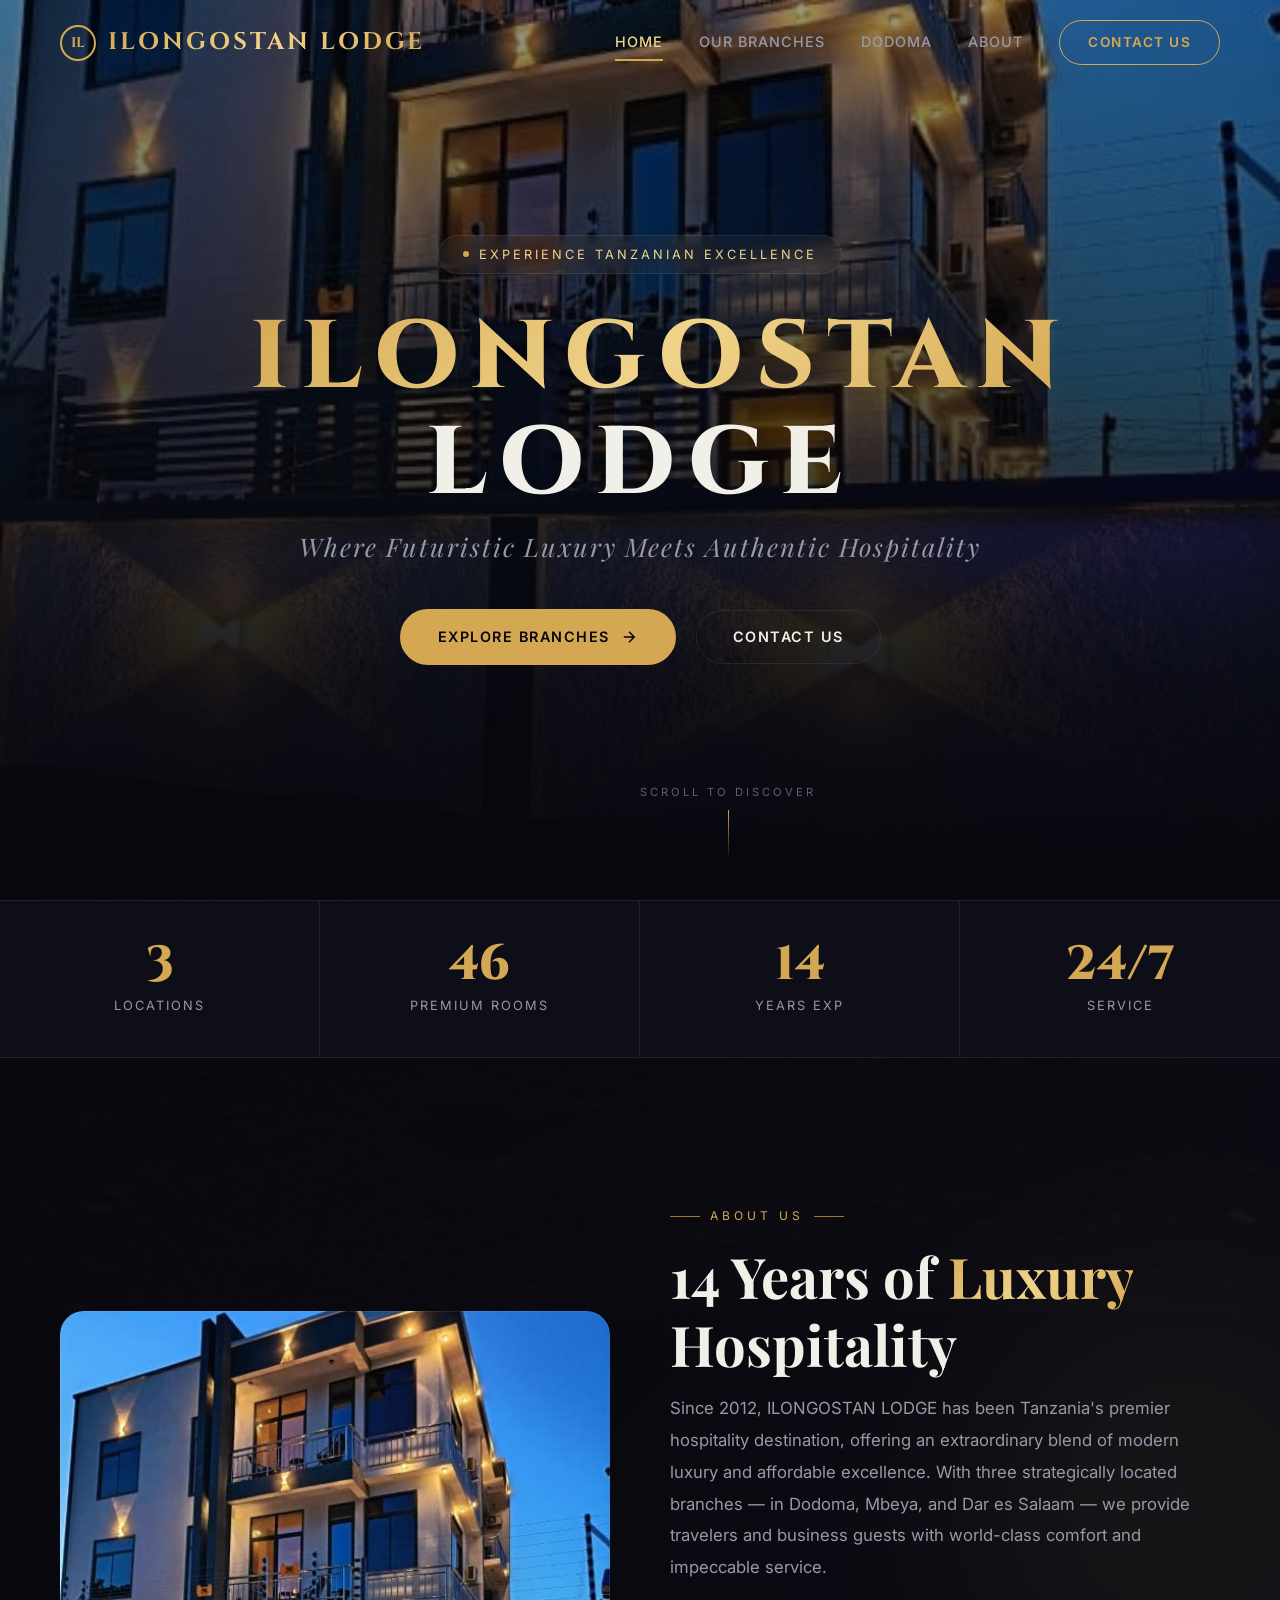
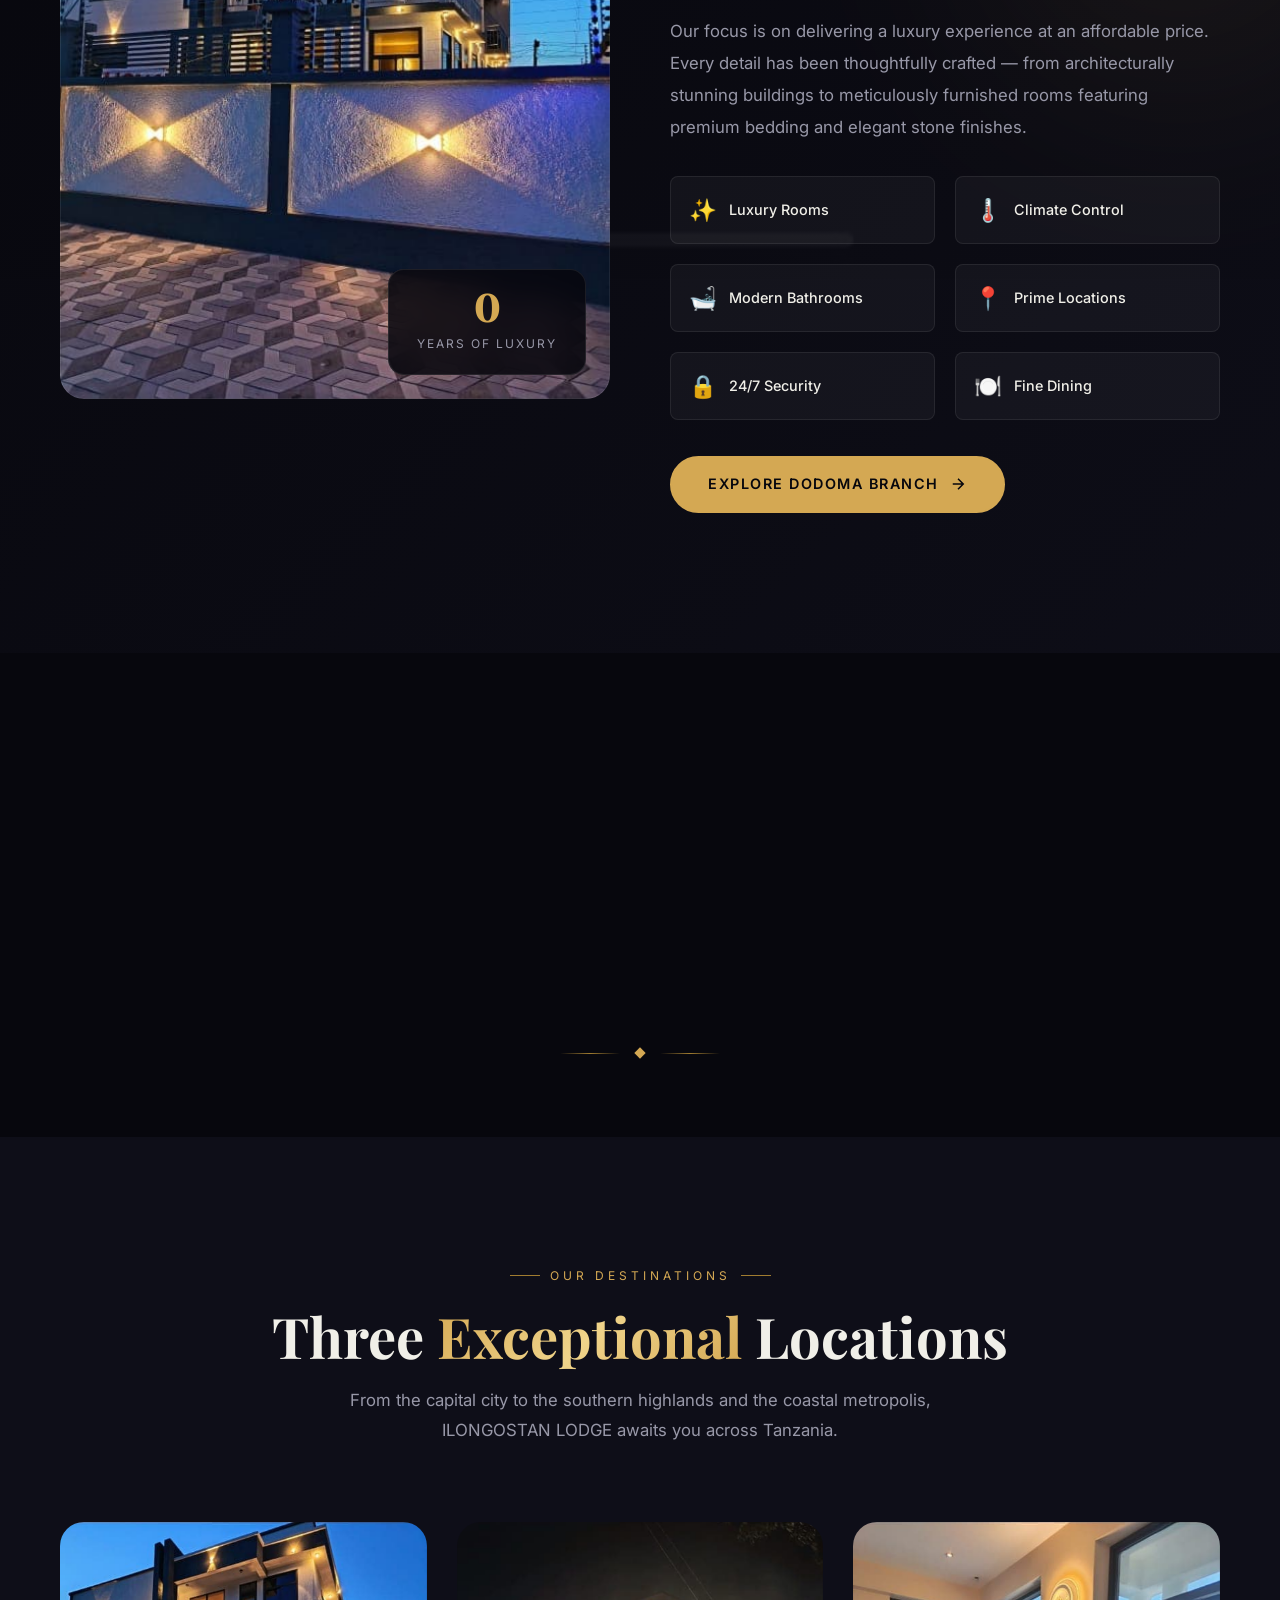
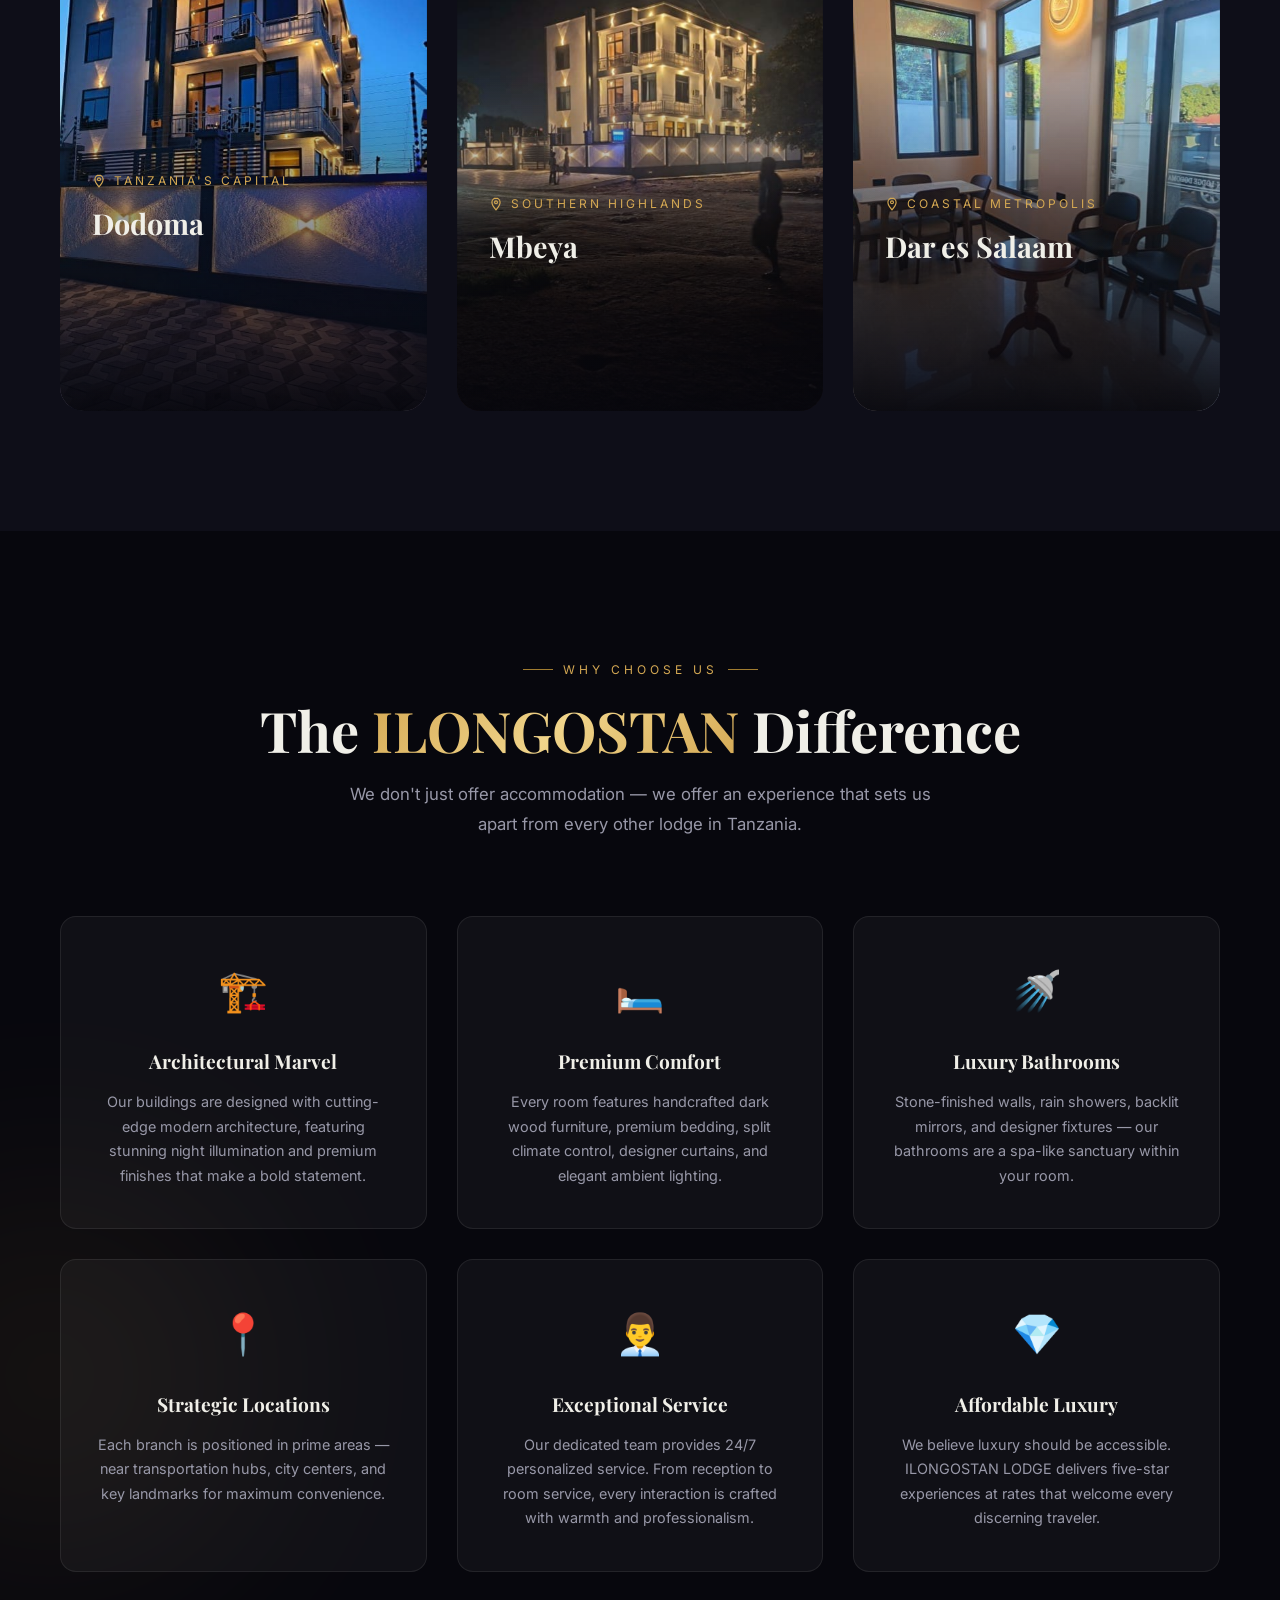
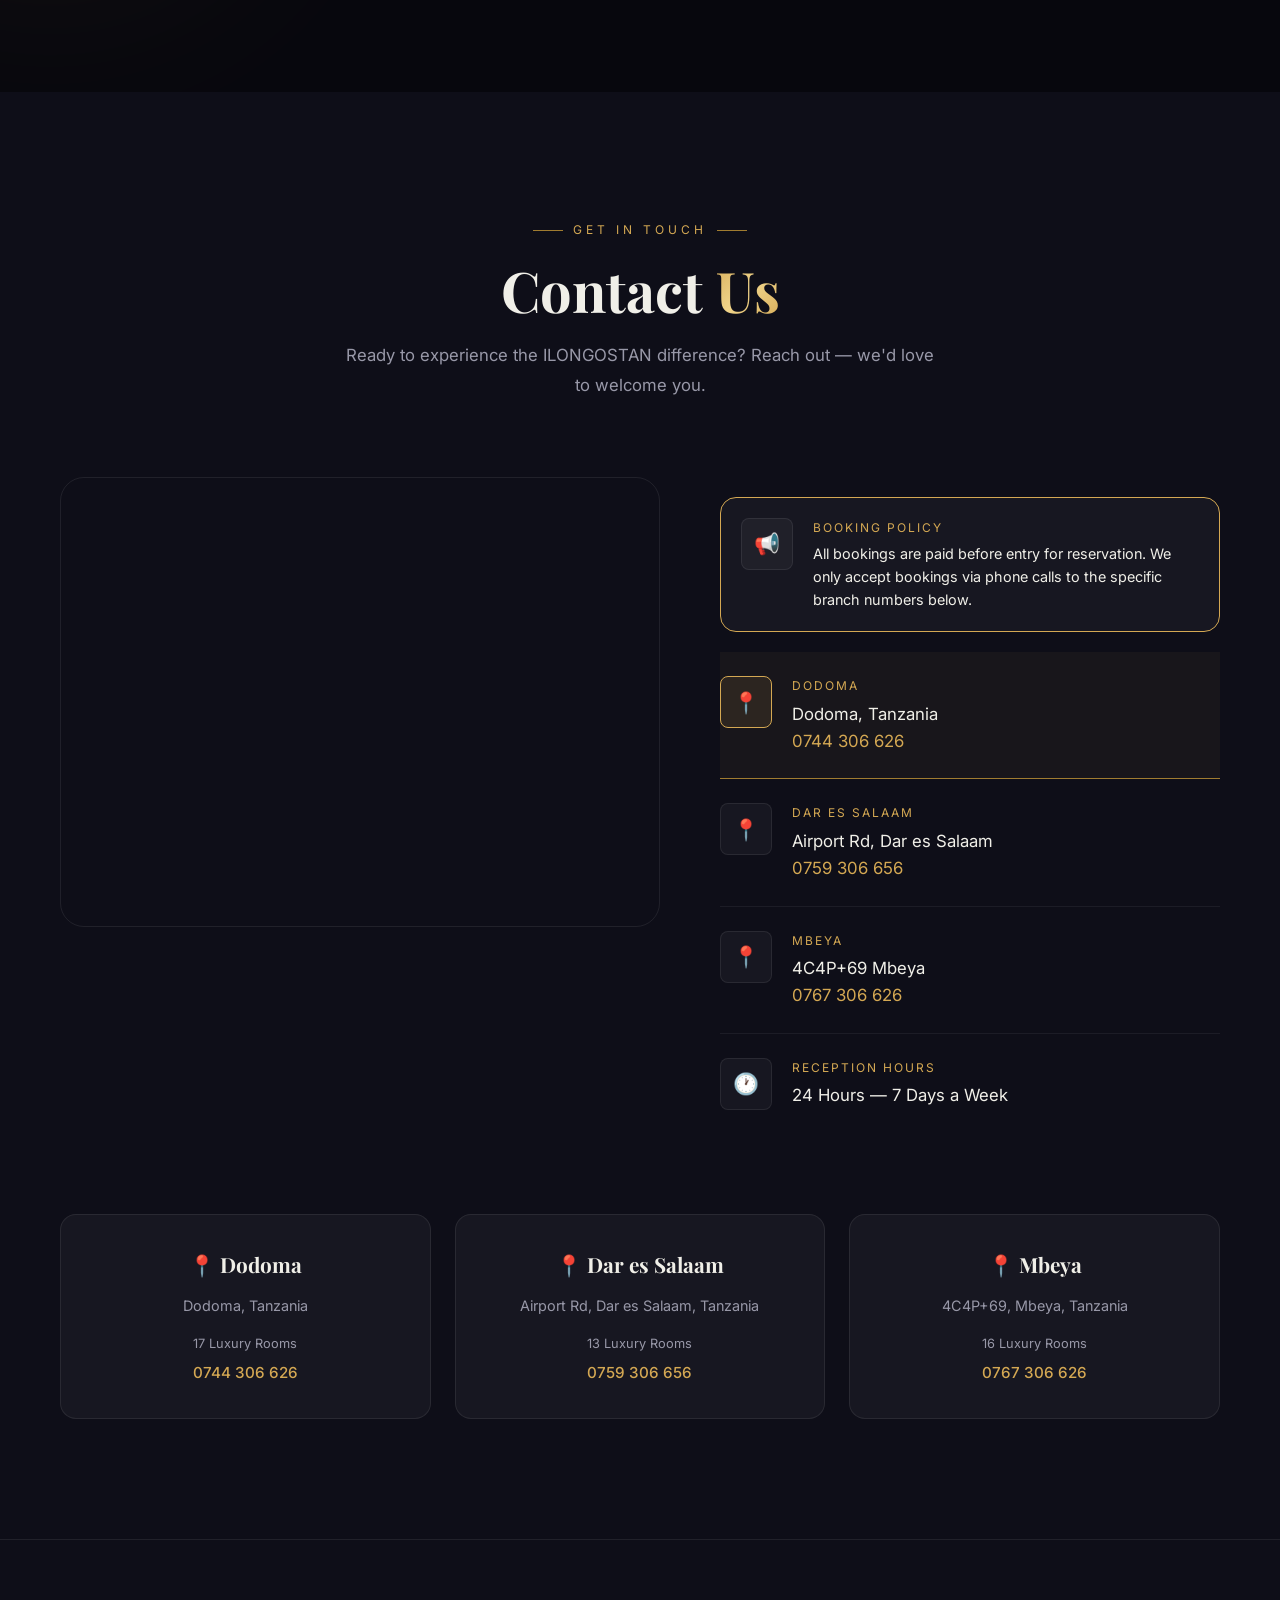
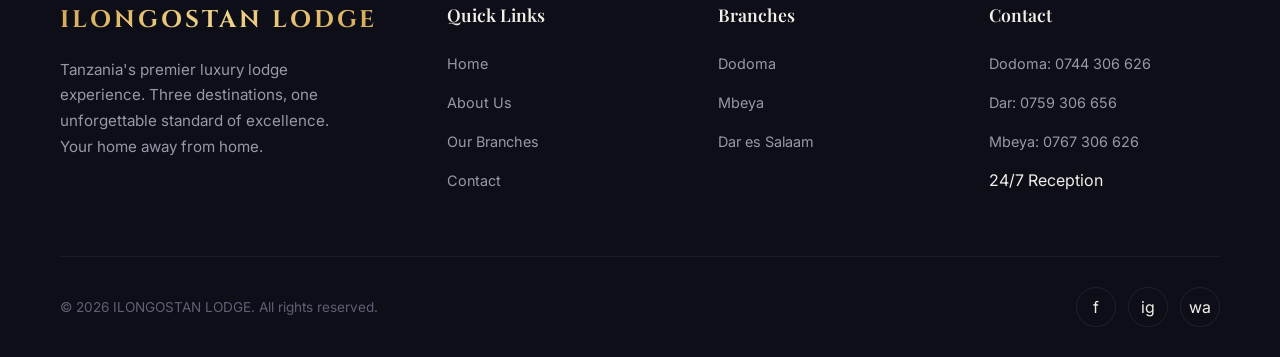
<file: index.html>
<!DOCTYPE html>
<html lang="en">
<head>
  <meta charset="UTF-8">
  <meta name="viewport" content="width=device-width, initial-scale=1.0">
  <meta name="description" content="ILONGOSTAN LODGE — Premium luxury accommodation in Tanzania. Three prestigious locations: Dodoma, Mbeya, and Dar es Salaam. Experience world-class hospitality.">
  <meta name="keywords" content="Ilongostan Lodge, Tanzania hotel, Dodoma lodge, Mbeya lodge, Dar es Salaam lodge, luxury accommodation Tanzania">
  <meta name="author" content="ILONGOSTAN LODGE">
  <meta name="theme-color" content="#07070d">
  <meta name="google-site-verification" content="VuSAVsN4PDoLTiBUJjFKnUZmTB5lK5YZaGwkiccSKlU" />
  
  <!-- Open Graph -->
  <meta property="og:title" content="ILONGOSTAN LODGE — Luxury Redefined">
  <meta property="og:description" content="Premium luxury accommodation across Tanzania. Three prestigious branches in Dodoma, Mbeya, and Dar es Salaam.">
  <meta property="og:type" content="website">
  <meta property="og:image" content="TOUR/photo/IMG-20260330-WA0016.jpg">
  
  <title>ILONGOSTAN LODGE — Luxury Redefined | Tanzania</title>
  
  <link rel="stylesheet" href="style.css?v=2.0">
  <link rel="icon" type="image/svg+xml" href="data:image/svg+xml,<svg xmlns='http://www.w3.org/2000/svg' viewBox='0 0 100 100'><text y='.9em' font-size='90'>🏨</text></svg>">
  
  <style>
    /* Home-specific: Stats Bar */
    .stats-bar {
      display: grid;
      grid-template-columns: repeat(4, 1fr);
      gap: 0;
      background: var(--bg-secondary);
      border-top: 1px solid var(--glass-border);
      border-bottom: 1px solid var(--glass-border);
    }
    
    .stat-item {
      padding: 40px 30px;
      text-align: center;
      border-right: 1px solid var(--glass-border);
      transition: var(--transition-base);
    }
    
    .stat-item:last-child {
      border-right: none;
    }
    
    .stat-item:hover {
      background: var(--glass-bg);
    }
    
    .stat-number {
      font-family: var(--font-brand);
      font-size: clamp(2rem, 4vw, 3rem);
      font-weight: 800;
      color: var(--gold);
      line-height: 1;
      margin-bottom: 6px;
    }
    
    .stat-label {
      font-size: 0.8rem;
      letter-spacing: 2px;
      text-transform: uppercase;
      color: var(--white-muted);
    }
    
    /* Testimonial quote style */
    .welcome-quote {
      max-width: 800px;
      margin: 0 auto;
      text-align: center;
      padding: 0 20px;
    }
    
    .welcome-quote blockquote {
      font-family: var(--font-heading);
      font-size: clamp(1.3rem, 3vw, 2rem);
      font-style: italic;
      font-weight: 400;
      line-height: 1.6;
      color: var(--white);
      position: relative;
      padding: 40px 0;
    }
    
    .welcome-quote blockquote::before {
      content: '\201C';
      position: absolute;
      top: -10px;
      left: 50%;
      transform: translateX(-50%);
      font-family: var(--font-heading);
      font-size: 6rem;
      color: var(--gold);
      opacity: 0.3;
      line-height: 1;
    }
    
    .welcome-quote .author {
      font-size: 0.85rem;
      letter-spacing: 3px;
      text-transform: uppercase;
      color: var(--gold);
      margin-top: 12px;
    }
    
    /* Divider */
    .section-divider {
      display: flex;
      align-items: center;
      justify-content: center;
      gap: 16px;
      padding: 20px 0;
    }
    
    .section-divider .line {
      width: 60px;
      height: 1px;
      background: linear-gradient(to right, transparent, var(--gold-dark), transparent);
    }
    
    .section-divider .diamond {
      width: 8px;
      height: 8px;
      background: var(--gold);
      transform: rotate(45deg);
    }
    
    /* Why Choose Us */
    .why-grid {
      display: grid;
      grid-template-columns: repeat(3, 1fr);
      gap: 30px;
    }
    
    .why-card {
      background: var(--glass-bg);
      border: 1px solid var(--glass-border);
      border-radius: var(--radius-md);
      padding: 40px 32px;
      text-align: center;
      transition: var(--transition-base);
      position: relative;
      overflow: hidden;
    }
    
    .why-card::before {
      content: '';
      position: absolute;
      top: 0;
      left: 0;
      right: 0;
      height: 3px;
      background: var(--gradient-gold);
      transform: scaleX(0);
      transition: transform 0.5s var(--ease-out-expo);
    }
    
    .why-card:hover::before {
      transform: scaleX(1);
    }
    
    .why-card:hover {
      border-color: var(--glass-border-hover);
      background: var(--glass-bg-hover);
      transform: translateY(-6px);
    }
    
    .why-card .emoji {
      font-size: 2.5rem;
      margin-bottom: 20px;
      display: block;
    }
    
    .why-card h3 {
      font-family: var(--font-heading);
      font-size: 1.2rem;
      font-weight: 700;
      margin-bottom: 12px;
    }
    
    .why-card p {
      font-size: 0.9rem;
      color: var(--white-muted);
      line-height: 1.7;
    }
    
    @media (max-width: 768px) {
      .stats-bar {
        grid-template-columns: repeat(2, 1fr);
      }
      .stat-item:nth-child(2) {
        border-right: none;
      }
      .why-grid {
        grid-template-columns: 1fr;
      }
    }
    
    /* Preloader */
    #preloader {
      position: fixed;
      inset: 0;
      z-index: 99999;
      background: var(--bg-primary);
      display: flex;
      flex-direction: column;
      align-items: center;
      justify-content: center;
      gap: 24px;
      transition: opacity 0.6s ease;
    }
    
    .preloader-logo {
      font-family: var(--font-brand);
      font-size: 2rem;
      letter-spacing: 6px;
      text-transform: uppercase;
      background: var(--gradient-gold);
      -webkit-background-clip: text;
      -webkit-text-fill-color: transparent;
      background-clip: text;
      animation: pulse-preloader 1.5s infinite;
    }
    
    .preloader-bar {
      width: 200px;
      height: 2px;
      background: rgba(255,255,255,0.1);
      border-radius: 2px;
      overflow: hidden;
    }
    
    .preloader-bar::after {
      content: '';
      display: block;
      width: 40%;
      height: 100%;
      background: var(--gold);
      border-radius: 2px;
      animation: preloader-slide 1.2s infinite ease-in-out;
    }
    
    @keyframes preloader-slide {
      0% { transform: translateX(-100%); }
      100% { transform: translateX(350%); }
    }
    
    @keyframes pulse-preloader {
      0%, 100% { opacity: 1; }
      50% { opacity: 0.6; }
    }
  </style>
</head>
<body>
  
  <!-- Preloader -->
  <div id="preloader">
    <div class="preloader-logo">Ilongostan</div>
    <div class="preloader-bar"></div>
  </div>
  
  <!-- Mobile Nav Overlay -->
  <div class="nav-overlay"></div>
  
  <!-- Navigation -->
  <nav class="navbar" id="navbar">
    <div class="nav-container">
      <a href="index.html" class="nav-brand">
        <div class="nav-logo-icon">IL</div>
        <span class="nav-logo">Ilongostan Lodge</span>
      </a>
      
      <div class="nav-links" id="navLinks">
        <a href="index.html" class="nav-link active">Home</a>
        <a href="#branches" class="nav-link">Our Branches</a>
        <a href="dodoma.html" class="nav-link">Dodoma</a>
        <a href="#about" class="nav-link">About</a>
        <a href="#contact" class="nav-cta">Contact Us</a>
      </div>
      
      <div class="nav-toggle" id="navToggle">
        <span></span>
        <span></span>
        <span></span>
      </div>
    </div>
  </nav>
  
  <!-- Hero Section -->
  <section class="hero" id="home">
    <div class="hero-bg">
      <img src="TOUR/photo/IMG-20260330-WA0016.jpg" alt="ILONGOSTAN LODGE Dodoma Building View" style="filter: brightness(0.6);">
    </div>
    <div class="hero-overlay"></div>
    <div class="hero-particles"></div>
    
    <div class="hero-content">
      <div class="hero-badge">
        <span class="dot"></span>
        Experience Tanzanian Excellence
      </div>
      
      <h1 class="hero-title">
        <span class="gold-text">ILONGOSTAN</span><br>
        LODGE
      </h1>
      
      <p class="hero-subtitle">
        Where Futuristic Luxury Meets Authentic Hospitality
      </p>
      
      <div class="hero-actions">
        <a href="#branches" class="btn btn-primary">
          Explore Branches
          <svg class="btn-icon" viewBox="0 0 24 24" fill="none" stroke="currentColor" stroke-width="2"><path d="M5 12h14M12 5l7 7-7 7"/></svg>
        </a>
        <a href="#contact" class="btn btn-outline">Contact Us</a>
      </div>
    </div>
    
    <div class="hero-scroll">
      <span>Scroll to Discover</span>
      <div class="scroll-line"></div>
    </div>
  </section>
  
  <!-- Stats Bar -->
  <div class="stats-bar reveal">
    <div class="stat-item">
      <div class="stat-number" data-count="3" data-suffix="">0</div>
      <div class="stat-label">Locations</div>
    </div>
    <div class="stat-item">
      <div class="stat-number" data-count="46" data-suffix="">0</div>
      <div class="stat-label">Premium Rooms</div>
    </div>
    <div class="stat-item">
      <div class="stat-number" data-count="14" data-suffix="">0</div>
      <div class="stat-label">Years Exp</div>
    </div>
    <div class="stat-item">
      <div class="stat-number" data-count="24" data-suffix="/7">0</div>
      <div class="stat-label">Service</div>
    </div>
  </div>
  
  <!-- About Section -->
  <section class="section" id="about" style="background: url('TOUR/photo/IMG-20260330-WA0018.jpg') center/cover no-repeat fixed; position: relative;">
    <div style="position: absolute; inset: 0; background: linear-gradient(135deg, rgba(7,7,13,0.94), rgba(14,14,24,0.92)); z-index: 0;"></div>
    <div class="container">
      <div class="about-grid" style="position: relative; z-index: 1;">
        <div class="about-image reveal-left">
          <img src="TOUR/photo/IMG-20260330-WA0016.jpg" alt="ILONGOSTAN LODGE Building View" loading="lazy">
          <div class="experience-badge">
            <div class="number" data-count="14" data-suffix="">0</div>
            <div class="label">Years of Luxury</div>
          </div>
        </div>
        
        <div class="about-content reveal-right">
          <div class="section-tag">About Us</div>
          <h2 class="section-title">
            14 Years of <span class="highlight">Luxury</span> Hospitality
          </h2>
          <p class="about-text">
            Since 2012, ILONGOSTAN LODGE has been Tanzania's premier hospitality destination, offering an extraordinary blend of modern luxury and affordable excellence. With three strategically located branches — in Dodoma, Mbeya, and Dar es Salaam — we provide travelers and business guests with world-class comfort and impeccable service.
          </p>
          <p class="about-text">
            Our focus is on delivering a luxury experience at an affordable price. Every detail has been thoughtfully crafted — from architecturally stunning buildings to meticulously furnished rooms featuring premium bedding and elegant stone finishes.
          </p>
          
          <div class="about-features">
            <div class="about-feature">
              <span class="icon">✨</span>
              <span class="text">Luxury Rooms</span>
            </div>
            <div class="about-feature">
              <span class="icon">🌡️</span>
              <span class="text">Climate Control</span>
            </div>
            <div class="about-feature">
              <span class="icon">🛁</span>
              <span class="text">Modern Bathrooms</span>
            </div>
            <div class="about-feature">
              <span class="icon">📍</span>
              <span class="text">Prime Locations</span>
            </div>
            <div class="about-feature">
              <span class="icon">🔒</span>
              <span class="text">24/7 Security</span>
            </div>
            <div class="about-feature">
              <span class="icon">🍽️</span>
              <span class="text">Fine Dining</span>
            </div>
          </div>
          
          <a href="dodoma.html" class="btn btn-primary">
            Explore Dodoma Branch
            <svg class="btn-icon" viewBox="0 0 24 24" fill="none" stroke="currentColor" stroke-width="2"><path d="M5 12h14M12 5l7 7-7 7"/></svg>
          </a>
        </div>
      </div>
    </div>
    
    <!-- Ambient glow -->
    <div class="ambient-glow gold" style="top: 20%; right: -100px;"></div>
  </section>
  
  <!-- Welcome Quote -->
  <section class="section" style="padding: 60px 0; background: url('TOUR/photo/IMG-20260330-WA0017.jpg') center/cover no-repeat fixed; position: relative;">
    <div style="position: absolute; inset: 0; background: linear-gradient(to bottom, var(--bg-primary), rgba(7,7,13,0.93), var(--bg-primary)); z-index: 0;"></div>
    <div class="container" style="position: relative; z-index: 1;">
      <div class="section-divider reveal">
        <div class="line"></div>
        <div class="diamond"></div>
        <div class="line"></div>
      </div>
      <div class="welcome-quote reveal">
        <blockquote>
          Experience the pinnacle of Tanzanian hospitality where every moment is curated, every space is an artwork, and every guest becomes family.
        </blockquote>
        <div class="author">— The ILONGOSTAN Experience</div>
      </div>
      <div class="section-divider reveal">
        <div class="line"></div>
        <div class="diamond"></div>
        <div class="line"></div>
      </div>
    </div>
  </section>
  
  <!-- Branches Section -->
  <section class="section" id="branches" style="background: var(--bg-secondary);">
    <div class="container">
      <div class="section-header reveal">
        <div class="section-tag">Our Destinations</div>
        <h2 class="section-title">Three <span class="highlight">Exceptional</span> Locations</h2>
        <p class="section-desc">
          From the capital city to the southern highlands and the coastal metropolis, ILONGOSTAN LODGE awaits you across Tanzania.
        </p>
      </div>
      
      <div class="branches-grid">
        <!-- Dodoma -->
        <a href="dodoma.html" class="branch-card reveal delay-1">
          <div class="branch-card-bg">
            <img src="TOUR/photo/IMG-20260330-WA0016.jpg" alt="ILONGOSTAN LODGE Dodoma" loading="lazy">
          </div>
          <div class="branch-card-overlay"></div>
          <div class="branch-card-content">
            <div class="branch-card-location">
              <svg width="14" height="14" viewBox="0 0 24 24" fill="none" stroke="currentColor" stroke-width="2"><path d="M12 2C8.13 2 5 5.13 5 9c0 5.25 7 13 7 13s7-7.75 7-13c0-3.87-3.13-7-7-7z"/><circle cx="12" cy="9" r="2.5"/></svg>
              Tanzania's Capital
            </div>
            <h3 class="branch-card-name">Dodoma</h3>
            <p class="branch-card-desc">Our newest and most architecturally stunning branch in the heart of Tanzania's capital city. Modern luxury with panoramic views.</p>
            <span class="branch-card-link">
              Explore Dodoma <span class="arrow">→</span>
            </span>
          </div>
        </a>
        
        <!-- Mbeya -->
        <div class="branch-card reveal delay-2">
          <div class="branch-card-bg">
            <img src="TOUR/photo/IMG-20260330-WA0018.jpg" alt="ILONGOSTAN LODGE Mbeya" loading="lazy">
          </div>
          <div class="branch-card-overlay"></div>
          <div class="branch-card-content">
            <div class="branch-card-location">
              <svg width="14" height="14" viewBox="0 0 24 24" fill="none" stroke="currentColor" stroke-width="2"><path d="M12 2C8.13 2 5 5.13 5 9c0 5.25 7 13 7 13s7-7.75 7-13c0-3.87-3.13-7-7-7z"/><circle cx="12" cy="9" r="2.5"/></svg>
              Southern Highlands
            </div>
            <h3 class="branch-card-name">Mbeya</h3>
            <p class="branch-card-desc">16 Premium Rooms. Located in Mbeya, 4C4P+69. Our long-standing branch offering comfort and luxury since the beginning.</p>
            <span class="branch-card-link">
              Explore Coming Soon <span class="arrow">→</span>
            </span>
          </div>
        </div>
        
        <!-- Dar es Salaam -->
        <div class="branch-card reveal delay-3">
          <div class="branch-card-bg">
            <img src="TOUR/photo/IMG-20260330-WA0015.jpg" alt="ILONGOSTAN LODGE Dar es Salaam" loading="lazy">
          </div>
          <div class="branch-card-overlay"></div>
          <div class="branch-card-content">
            <div class="branch-card-location">
              <svg width="14" height="14" viewBox="0 0 24 24" fill="none" stroke="currentColor" stroke-width="2"><path d="M12 2C8.13 2 5 5.13 5 9c0 5.25 7 13 7 13s7-7.75 7-13c0-3.87-3.13-7-7-7z"/><circle cx="12" cy="9" r="2.5"/></svg>
              Coastal Metropolis
            </div>
            <h3 class="branch-card-name">Dar es Salaam</h3>
            <p class="branch-card-desc">13 Luxury Rooms. Located on Airport Rd, Dar es Salaam. Business meets paradise in East Africa's commercial hub.</p>
            <span class="branch-card-link">
              Explore Coming Soon <span class="arrow">→</span>
            </span>
          </div>
        </div>
      </div>
    </div>
  </section>
  
  <!-- Why Choose Us -->
  <section class="section" id="why-us" style="position: relative; overflow: hidden; background: url('TOUR/photo/IMG-20260330-WA0016.jpg') center/cover no-repeat fixed;">
    <div style="position: absolute; inset: 0; background: linear-gradient(to bottom, var(--bg-primary), rgba(7,7,13,0.92), var(--bg-primary)); z-index: 0;"></div>
    <div class="container" style="position: relative; z-index: 1;">
      <div class="section-header reveal">
        <div class="section-tag">Why Choose Us</div>
        <h2 class="section-title">The <span class="highlight">ILONGOSTAN</span> Difference</h2>
        <p class="section-desc" style="color: var(--white-muted);">
          We don't just offer accommodation — we offer an experience that sets us apart from every other lodge in Tanzania.
        </p>
      </div>
      
      <div class="why-grid">
        <div class="why-card reveal delay-1">
          <span class="emoji">🏗️</span>
          <h3>Architectural Marvel</h3>
          <p>Our buildings are designed with cutting-edge modern architecture, featuring stunning night illumination and premium finishes that make a bold statement.</p>
        </div>
        <div class="why-card reveal delay-2">
          <span class="emoji">🛏️</span>
          <h3>Premium Comfort</h3>
          <p>Every room features handcrafted dark wood furniture, premium bedding, split climate control, designer curtains, and elegant ambient lighting.</p>
        </div>
        <div class="why-card reveal delay-3">
          <span class="emoji">🚿</span>
          <h3>Luxury Bathrooms</h3>
          <p>Stone-finished walls, rain showers, backlit mirrors, and designer fixtures — our bathrooms are a spa-like sanctuary within your room.</p>
        </div>
        <div class="why-card reveal delay-1">
          <span class="emoji">📍</span>
          <h3>Strategic Locations</h3>
          <p>Each branch is positioned in prime areas — near transportation hubs, city centers, and key landmarks for maximum convenience.</p>
        </div>
        <div class="why-card reveal delay-2">
          <span class="emoji">👨‍💼</span>
          <h3>Exceptional Service</h3>
          <p>Our dedicated team provides 24/7 personalized service. From reception to room service, every interaction is crafted with warmth and professionalism.</p>
        </div>
        <div class="why-card reveal delay-3">
          <span class="emoji">💎</span>
          <h3>Affordable Luxury</h3>
          <p>We believe luxury should be accessible. ILONGOSTAN LODGE delivers five-star experiences at rates that welcome every discerning traveler.</p>
        </div>
      </div>
    </div>
    
    <div class="ambient-glow gold" style="bottom: 10%; left: -150px;"></div>
  </section>
  
  <!-- Contact Section -->
  <section class="section" id="contact" style="background: var(--bg-secondary);">
    <div class="container">
      <div class="section-header reveal">
        <div class="section-tag">Get in Touch</div>
        <h2 class="section-title">Contact <span class="highlight">Us</span></h2>
        <p class="section-desc">
          Ready to experience the ILONGOSTAN difference? Reach out — we'd love to welcome you.
        </p>
      </div>
      
      <div class="contact-content">
        <div class="contact-map reveal-left" id="mapContainer">
          <iframe 
            id="mainContactMap"
            src="https://www.google.com/maps/embed?pb=!1m18!1m12!1m3!1d3967.5855452285!2d35.74790781!3d-6.160475899999999!2m3!1f0!2f0!3f0!3m2!1i1024!2i768!4f13.1!3m3!1m2!1s0x184de50002b66217%3A0x30a03666a5d842d5!2sIlongostan%20lodge%20dodoma!5e0!3m2!1sen!2stz!4v1712000000000!5m2!1sen!2stz"
            allowfullscreen="" 
            loading="lazy" 
            referrerpolicy="no-referrer-when-downgrade"
            title="ILONGOSTAN LODGE Location">
          </iframe>
        </div>
        
        <div class="contact-info reveal-right">
          <div class="contact-item" style="background: var(--glass-bg); padding: 20px; border-radius: var(--radius-md); border: 1px solid var(--gold); margin-bottom: 20px;">
            <div class="contact-icon">📢</div>
            <div>
              <div class="contact-label" style="color: var(--gold);">Booking Policy</div>
              <div class="contact-value" style="font-size: 0.9rem;">
                All bookings are paid before entry for reservation. We only accept bookings via phone calls to the specific branch numbers below.
              </div>
            </div>
          </div>

          <div class="contact-item active" data-location="dodoma" onclick="switchMap('dodoma')" style="cursor:pointer;">
            <div class="contact-icon">📍</div>
            <div>
              <div class="contact-label">Dodoma</div>
              <div class="contact-value">
                Dodoma, Tanzania<br>
                <a href="tel:0744306626" style="color: var(--gold);">0744 306 626</a>
              </div>
            </div>
          </div>
          
          <div class="contact-item" data-location="dar" onclick="switchMap('dar')" style="cursor:pointer;">
            <div class="contact-icon">📍</div>
            <div>
              <div class="contact-label">Dar es Salaam</div>
              <div class="contact-value">
                Airport Rd, Dar es Salaam<br>
                <a href="tel:0759306656" style="color: var(--gold);">0759 306 656</a>
              </div>
            </div>
          </div>

          <div class="contact-item" data-location="mbeya" onclick="switchMap('mbeya')" style="cursor:pointer;">
            <div class="contact-icon">📍</div>
            <div>
              <div class="contact-label">Mbeya</div>
              <div class="contact-value">
                4C4P+69 Mbeya<br>
                <a href="tel:0767306626" style="color: var(--gold);">0767 306 626</a>
              </div>
            </div>
          </div>
          
          <div class="contact-item">
            <div class="contact-icon">🕐</div>
            <div>
              <div class="contact-label">Reception Hours</div>
              <div class="contact-value">24 Hours — 7 Days a Week</div>
            </div>
          </div>
        </div>
      </div>
      
      <!-- All Branches Contact Cards -->
      <div class="branches-contact">
        <div class="branch-contact-card reveal delay-1">
          <div class="city">📍 Dodoma</div>
          <div class="address">Dodoma, Tanzania</div>
          <div class="rooms-count" style="font-size: 0.8rem; color: var(--white-muted); margin-bottom: 5px;">17 Luxury Rooms</div>
          <div class="phone">
            <a href="tel:0744306626" style="color: var(--gold);">0744 306 626</a>
          </div>
        </div>
        <div class="branch-contact-card reveal delay-2">
          <div class="city">📍 Dar es Salaam</div>
          <div class="address">Airport Rd, Dar es Salaam, Tanzania</div>
          <div class="rooms-count" style="font-size: 0.8rem; color: var(--white-muted); margin-bottom: 5px;">13 Luxury Rooms</div>
          <div class="phone">
            <a href="tel:0759306656" style="color: var(--gold);">0759 306 656</a>
          </div>
        </div>
        <div class="branch-contact-card reveal delay-3">
          <div class="city">📍 Mbeya</div>
          <div class="address">4C4P+69, Mbeya, Tanzania</div>
          <div class="rooms-count" style="font-size: 0.8rem; color: var(--white-muted); margin-bottom: 5px;">16 Luxury Rooms</div>
          <div class="phone">
            <a href="tel:0767306626" style="color: var(--gold);">0767 306 626</a>
          </div>
        </div>
      </div>
    </div>
  </section>
  
  <!-- Footer -->
  <footer class="footer">
    <div class="container">
      <div class="footer-grid">
        <div class="footer-brand">
          <span class="nav-logo">Ilongostan Lodge</span>
          <p>
            Tanzania's premier luxury lodge experience. Three destinations, one unforgettable standard of excellence. Your home away from home.
          </p>
        </div>
        
        <div>
          <h4 class="footer-title">Quick Links</h4>
          <ul class="footer-links">
            <li><a href="#home">Home</a></li>
            <li><a href="#about">About Us</a></li>
            <li><a href="#branches">Our Branches</a></li>
            <li><a href="#contact">Contact</a></li>
          </ul>
        </div>
        
        <div>
          <h4 class="footer-title">Branches</h4>
          <ul class="footer-links">
            <li><a href="dodoma.html">Dodoma</a></li>
            <li><a href="#">Mbeya</a></li>
            <li><a href="#">Dar es Salaam</a></li>
          </ul>
        </div>
        
        <div>
          <h4 class="footer-title">Contact</h4>
          <ul class="footer-links">
            <li><a href="tel:0744306626">Dodoma: 0744 306 626</a></li>
            <li><a href="tel:0759306656">Dar: 0759 306 656</a></li>
            <li><a href="tel:0767306626">Mbeya: 0767 306 626</a></li>
            <li>24/7 Reception</li>
          </ul>
        </div>
      </div>
      
      <div class="footer-bottom">
        <div class="footer-copyright">
          &copy; 2026 ILONGOSTAN LODGE. All rights reserved.
        </div>
        <div class="footer-socials">
          <a href="#" class="footer-social" aria-label="Facebook">f</a>
          <a href="#" class="footer-social" aria-label="Instagram">ig</a>
          <a href="#" class="footer-social" aria-label="WhatsApp">wa</a>
        </div>
      </div>
    </div>
  </footer>
  
  <script src="script.js?v=2.0"></script>
</body>
</html>
</file>
<file: style.css>
/* ========================================
   ILONGOSTAN LODGE — Design System
   Futuristic Luxury Dark Theme
   ======================================== */

/* === Google Fonts === */
@import url('https://fonts.googleapis.com/css2?family=Cinzel:wght@400;500;600;700;800;900&family=Inter:wght@300;400;500;600;700&family=Playfair+Display:ital,wght@0,400;0,500;0,600;0,700;0,800;1,400;1,500&display=swap');

/* === CSS Custom Properties === */
:root {
  /* Backgrounds */
  --bg-primary: #07070d;
  --bg-secondary: #0e0e18;
  --bg-tertiary: #141422;
  --bg-card: #111120;
  
  /* Gold Accents */
  --gold: #d4a853;
  --gold-light: #f0d48a;
  --gold-dark: #a07c30;
  --gold-glow: rgba(212, 168, 83, 0.3);
  --amber-glow: #e8a020;
  
  /* Text */
  --white: #f0efe8;
  --white-pure: #ffffff;
  --white-muted: #9898a8;
  --white-dim: #606075;
  
  /* Glass */
  --glass-bg: rgba(255, 255, 255, 0.04);
  --glass-bg-hover: rgba(255, 255, 255, 0.08);
  --glass-border: rgba(255, 255, 255, 0.08);
  --glass-border-hover: rgba(212, 168, 83, 0.3);
  
  /* Gradients */
  --gradient-gold: linear-gradient(135deg, #d4a853, #f0d48a, #d4a853);
  --gradient-dark: linear-gradient(180deg, #07070d 0%, #0e0e18 100%);
  --gradient-hero: linear-gradient(180deg, transparent 0%, rgba(7,7,13,0.4) 40%, rgba(7,7,13,0.85) 75%, #07070d 100%);
  --gradient-card: linear-gradient(145deg, rgba(20,20,34,0.8), rgba(14,14,24,0.95));
  
  /* Shadows */
  --shadow-gold: 0 0 30px rgba(212, 168, 83, 0.15);
  --shadow-lg: 0 25px 50px rgba(0, 0, 0, 0.5);
  --shadow-card: 0 8px 32px rgba(0, 0, 0, 0.3);
  
  /* Typography */
  --font-heading: 'Playfair Display', 'Georgia', serif;
  --font-body: 'Inter', 'Segoe UI', sans-serif;
  --font-brand: 'Cinzel', 'Times New Roman', serif;
  
  /* Spacing */
  --section-padding: clamp(60px, 10vw, 120px);
  --container-max: 1280px;
  --container-padding: clamp(20px, 5vw, 60px);
  
  /* Transitions */
  --ease-out-expo: cubic-bezier(0.16, 1, 0.3, 1);
  --ease-out-quart: cubic-bezier(0.25, 1, 0.5, 1);
  --transition-base: 0.3s var(--ease-out-quart);
  --transition-slow: 0.6s var(--ease-out-expo);
  --transition-reveal: 0.8s var(--ease-out-expo);
  
  /* Border Radius */
  --radius-sm: 8px;
  --radius-md: 16px;
  --radius-lg: 24px;
  --radius-xl: 32px;
}

/* === Base Reset === */
*,
*::before,
*::after {
  margin: 0;
  padding: 0;
  box-sizing: border-box;
}

html {
  scroll-behavior: smooth;
  font-size: 16px;
  -webkit-font-smoothing: antialiased;
  -moz-osx-font-smoothing: grayscale;
}

body {
  font-family: var(--font-body);
  background: var(--bg-primary);
  color: var(--white);
  line-height: 1.7;
  overflow-x: hidden;
  min-height: 100vh;
}

img {
  max-width: 100%;
  height: auto;
  display: block;
}

video {
  max-width: 100%;
  display: block;
}

a {
  text-decoration: none;
  color: inherit;
  transition: var(--transition-base);
}

ul, ol {
  list-style: none;
}

button {
  cursor: pointer;
  border: none;
  background: none;
  font-family: inherit;
  color: inherit;
}

/* === Scrollbar === */
::-webkit-scrollbar {
  width: 6px;
}
::-webkit-scrollbar-track {
  background: var(--bg-primary);
}
::-webkit-scrollbar-thumb {
  background: var(--gold-dark);
  border-radius: 3px;
}
::-webkit-scrollbar-thumb:hover {
  background: var(--gold);
}

/* === Selection === */
::selection {
  background: var(--gold);
  color: var(--bg-primary);
}

/* ========================================
   NAVIGATION
   ======================================== */
.navbar {
  position: fixed;
  top: 0;
  left: 0;
  right: 0;
  z-index: 1000;
  padding: 20px 0;
  transition: var(--transition-base);
}

.navbar.scrolled {
  padding: 12px 0;
  background: rgba(7, 7, 13, 0.92);
  backdrop-filter: blur(20px) saturate(180%);
  -webkit-backdrop-filter: blur(20px) saturate(180%);
  border-bottom: 1px solid var(--glass-border);
}

.nav-container {
  max-width: var(--container-max);
  margin: 0 auto;
  padding: 0 var(--container-padding);
  display: flex;
  align-items: center;
  justify-content: space-between;
}

.nav-brand {
  display: flex;
  align-items: center;
  gap: 12px;
}

.nav-logo {
  font-family: var(--font-brand);
  font-size: clamp(1.1rem, 2.5vw, 1.5rem);
  font-weight: 700;
  letter-spacing: 3px;
  text-transform: uppercase;
  background: var(--gradient-gold);
  -webkit-background-clip: text;
  -webkit-text-fill-color: transparent;
  background-clip: text;
}

.nav-logo-icon {
  width: 36px;
  height: 36px;
  border: 2px solid var(--gold);
  border-radius: 50%;
  display: flex;
  align-items: center;
  justify-content: center;
  font-family: var(--font-brand);
  font-size: 14px;
  font-weight: 700;
  color: var(--gold);
}

.nav-links {
  display: flex;
  align-items: center;
  gap: 36px;
}

.nav-link {
  font-size: 0.9rem;
  font-weight: 500;
  letter-spacing: 1px;
  text-transform: uppercase;
  color: var(--white-muted);
  position: relative;
  padding: 4px 0;
}

.nav-link::after {
  content: '';
  position: absolute;
  bottom: -2px;
  left: 0;
  width: 0;
  height: 1.5px;
  background: var(--gold);
  transition: width 0.4s var(--ease-out-expo);
}

.nav-link:hover,
.nav-link.active {
  color: var(--gold-light);
}

.nav-link:hover::after,
.nav-link.active::after {
  width: 100%;
}

.nav-cta {
  font-size: 0.85rem;
  font-weight: 600;
  letter-spacing: 1.5px;
  text-transform: uppercase;
  padding: 10px 28px;
  border: 1.5px solid var(--gold);
  border-radius: 100px;
  color: var(--gold);
  transition: var(--transition-base);
}

.nav-cta:hover {
  background: var(--gold);
  color: var(--bg-primary);
  box-shadow: var(--shadow-gold);
}

/* Mobile Menu Button */
.nav-toggle {
  display: none;
  flex-direction: column;
  gap: 5px;
  width: 28px;
  cursor: pointer;
  z-index: 1001;
}

.nav-toggle span {
  display: block;
  width: 100%;
  height: 2px;
  background: var(--white);
  border-radius: 2px;
  transition: var(--transition-base);
}

.nav-toggle.active span:nth-child(1) {
  transform: rotate(45deg) translate(5px, 5px);
}

.nav-toggle.active span:nth-child(2) {
  opacity: 0;
}

.nav-toggle.active span:nth-child(3) {
  transform: rotate(-45deg) translate(5px, -5px);
}

/* ========================================
   HERO SECTION
   ======================================== */
.hero {
  position: relative;
  min-height: 100vh;
  display: flex;
  align-items: center;
  justify-content: center;
  overflow: hidden;
}

.hero-bg {
  position: absolute;
  inset: 0;
  z-index: 0;
}

.hero-bg img,
.hero-bg video {
  width: 100%;
  height: 100%;
  object-fit: cover;
}

.hero-overlay {
  position: absolute;
  inset: 0;
  background: var(--gradient-hero);
  z-index: 1;
}

/* Animated particles/glow effect */
.hero-particles {
  position: absolute;
  inset: 0;
  z-index: 1;
  overflow: hidden;
  pointer-events: none;
}

.hero-particles .particle {
  position: absolute;
  width: 3px;
  height: 3px;
  background: var(--gold);
  border-radius: 50%;
  opacity: 0;
  animation: particle-float 8s infinite;
}

@keyframes particle-float {
  0% {
    opacity: 0;
    transform: translateY(100vh) scale(0);
  }
  10% {
    opacity: 0.6;
  }
  90% {
    opacity: 0.1;
  }
  100% {
    opacity: 0;
    transform: translateY(-10vh) scale(1);
  }
}

.hero-content {
  position: relative;
  z-index: 2;
  text-align: center;
  max-width: 900px;
  padding: 0 var(--container-padding);
}

.hero-badge {
  display: inline-flex;
  align-items: center;
  gap: 10px;
  padding: 8px 24px;
  border: 1px solid var(--glass-border);
  border-radius: 100px;
  background: var(--glass-bg);
  backdrop-filter: blur(10px);
  font-size: 0.8rem;
  letter-spacing: 3px;
  text-transform: uppercase;
  color: var(--gold-light);
  margin-bottom: 32px;
  animation: fadeInDown 1s var(--ease-out-expo) 0.2s both;
}

.hero-badge .dot {
  width: 6px;
  height: 6px;
  background: var(--gold);
  border-radius: 50%;
  animation: pulse-dot 2s infinite;
}

@keyframes pulse-dot {
  0%, 100% { opacity: 1; transform: scale(1); }
  50% { opacity: 0.5; transform: scale(1.5); }
}

.hero-title {
  font-family: var(--font-brand);
  font-size: clamp(2.8rem, 8vw, 6rem);
  font-weight: 800;
  letter-spacing: clamp(4px, 1.5vw, 12px);
  text-transform: uppercase;
  line-height: 1.1;
  margin-bottom: 8px;
  animation: fadeInUp 1s var(--ease-out-expo) 0.4s both;
}

.hero-title .gold-text {
  background: var(--gradient-gold);
  -webkit-background-clip: text;
  -webkit-text-fill-color: transparent;
  background-clip: text;
}

.hero-subtitle {
  font-family: var(--font-heading);
  font-size: clamp(1rem, 3vw, 1.6rem);
  font-weight: 400;
  font-style: italic;
  color: var(--white-muted);
  letter-spacing: 2px;
  margin-bottom: 40px;
  animation: fadeInUp 1s var(--ease-out-expo) 0.6s both;
}

.hero-actions {
  display: flex;
  align-items: center;
  justify-content: center;
  gap: 20px;
  flex-wrap: wrap;
  animation: fadeInUp 1s var(--ease-out-expo) 0.8s both;
}

/* === Buttons === */
.btn {
  display: inline-flex;
  align-items: center;
  gap: 10px;
  padding: 14px 36px;
  border-radius: 100px;
  font-size: 0.9rem;
  font-weight: 600;
  letter-spacing: 1.5px;
  text-transform: uppercase;
  transition: var(--transition-base);
  position: relative;
  overflow: hidden;
}

.btn-primary {
  background: var(--gold);
  color: var(--bg-primary);
  border: 2px solid var(--gold);
}

.btn-primary:hover {
  background: var(--gold-light);
  box-shadow: var(--shadow-gold), 0 0 60px rgba(212, 168, 83, 0.2);
  transform: translateY(-2px);
}

.btn-outline {
  background: transparent;
  color: var(--white);
  border: 1.5px solid var(--glass-border);
  backdrop-filter: blur(10px);
}

.btn-outline:hover {
  border-color: var(--gold);
  color: var(--gold-light);
  background: rgba(212, 168, 83, 0.05);
}

.btn-icon {
  width: 18px;
  height: 18px;
}

/* Scroll indicator */
.hero-scroll {
  position: absolute;
  bottom: 40px;
  left: 50%;
  transform: translateX(-50%);
  z-index: 2;
  display: flex;
  flex-direction: column;
  align-items: center;
  gap: 8px;
  animation: fadeInUp 1s var(--ease-out-expo) 1.2s both;
}

.hero-scroll span {
  font-size: 0.7rem;
  letter-spacing: 3px;
  text-transform: uppercase;
  color: var(--white-dim);
}

.scroll-line {
  width: 1px;
  height: 50px;
  background: linear-gradient(to bottom, var(--gold), transparent);
  animation: scroll-bounce 2s infinite;
}

@keyframes scroll-bounce {
  0%, 100% { transform: scaleY(1); opacity: 1; }
  50% { transform: scaleY(0.5); opacity: 0.3; }
}

/* ========================================
   SECTIONS — COMMON
   ======================================== */
.section {
  padding: var(--section-padding) 0;
  position: relative;
}

.container {
  max-width: var(--container-max);
  margin: 0 auto;
  padding: 0 var(--container-padding);
}

.section-header {
  text-align: center;
  margin-bottom: clamp(40px, 6vw, 80px);
}

.section-tag {
  display: inline-flex;
  align-items: center;
  gap: 10px;
  font-size: 0.75rem;
  letter-spacing: 4px;
  text-transform: uppercase;
  color: var(--gold);
  margin-bottom: 16px;
}

.section-tag::before,
.section-tag::after {
  content: '';
  width: 30px;
  height: 1px;
  background: var(--gold-dark);
}

.section-title {
  font-family: var(--font-heading);
  font-size: clamp(2rem, 5vw, 3.5rem);
  font-weight: 700;
  line-height: 1.2;
  margin-bottom: 16px;
}

.section-title .highlight {
  background: var(--gradient-gold);
  -webkit-background-clip: text;
  -webkit-text-fill-color: transparent;
  background-clip: text;
}

.section-desc {
  max-width: 600px;
  margin: 0 auto;
  font-size: 1.05rem;
  color: var(--white-muted);
  line-height: 1.8;
}

/* ========================================
   ABOUT SECTION
   ======================================== */
.about-grid {
  display: grid;
  grid-template-columns: 1fr 1fr;
  gap: 60px;
  align-items: center;
}

.about-image {
  position: relative;
  border-radius: var(--radius-lg);
  overflow: hidden;
  aspect-ratio: 4/5;
}

.about-image img {
  width: 100%;
  height: 100%;
  object-fit: cover;
  transition: transform 0.8s var(--ease-out-expo);
}

.about-image:hover img {
  transform: scale(1.05);
}

.about-image::after {
  content: '';
  position: absolute;
  inset: 0;
  border: 1px solid var(--glass-border);
  border-radius: var(--radius-lg);
  pointer-events: none;
}

.about-image .experience-badge {
  position: absolute;
  bottom: 24px;
  right: 24px;
  background: rgba(7, 7, 13, 0.85);
  backdrop-filter: blur(16px);
  border: 1px solid var(--glass-border);
  border-radius: var(--radius-md);
  padding: 20px 28px;
  text-align: center;
}

.experience-badge .number {
  font-family: var(--font-brand);
  font-size: 2.5rem;
  font-weight: 800;
  color: var(--gold);
  line-height: 1;
}

.experience-badge .label {
  font-size: 0.75rem;
  letter-spacing: 2px;
  text-transform: uppercase;
  color: var(--white-muted);
  margin-top: 4px;
}

.about-content {
  padding: 20px 0;
}

.about-content .section-tag {
  justify-content: flex-start;
}

.about-content .section-title {
  text-align: left;
}

.about-text {
  font-size: 1.05rem;
  color: var(--white-muted);
  line-height: 1.9;
  margin-bottom: 32px;
}

.about-features {
  display: grid;
  grid-template-columns: 1fr 1fr;
  gap: 20px;
  margin-bottom: 36px;
}

.about-feature {
  display: flex;
  align-items: center;
  gap: 12px;
  padding: 14px 18px;
  background: var(--glass-bg);
  border: 1px solid var(--glass-border);
  border-radius: var(--radius-sm);
  transition: var(--transition-base);
}

.about-feature:hover {
  border-color: var(--glass-border-hover);
  background: var(--glass-bg-hover);
}

.about-feature .icon {
  font-size: 1.4rem;
  flex-shrink: 0;
}

.about-feature .text {
  font-size: 0.9rem;
  font-weight: 500;
}

/* ========================================
   BRANCHES SECTION
   ======================================== */
.branches-grid {
  display: grid;
  grid-template-columns: repeat(3, 1fr);
  gap: 30px;
}

.branch-card {
  position: relative;
  border-radius: var(--radius-lg);
  overflow: hidden;
  aspect-ratio: 3/4;
  cursor: pointer;
}

.branch-card-bg {
  position: absolute;
  inset: 0;
}

.branch-card-bg img {
  width: 100%;
  height: 100%;
  object-fit: cover;
  transition: transform 0.8s var(--ease-out-expo);
}

.branch-card:hover .branch-card-bg img {
  transform: scale(1.1);
}

.branch-card-overlay {
  position: absolute;
  inset: 0;
  background: linear-gradient(180deg, transparent 30%, rgba(7,7,13,0.95) 100%);
  transition: var(--transition-slow);
}

.branch-card:hover .branch-card-overlay {
  background: linear-gradient(180deg, rgba(7,7,13,0.2) 0%, rgba(7,7,13,0.98) 100%);
}

.branch-card-content {
  position: absolute;
  bottom: 0;
  left: 0;
  right: 0;
  padding: 32px;
  z-index: 2;
  transform: translateY(20px);
  transition: var(--transition-slow);
}

.branch-card:hover .branch-card-content {
  transform: translateY(0);
}

.branch-card-location {
  font-size: 0.75rem;
  letter-spacing: 3px;
  text-transform: uppercase;
  color: var(--gold);
  margin-bottom: 8px;
  display: flex;
  align-items: center;
  gap: 8px;
}

.branch-card-name {
  font-family: var(--font-heading);
  font-size: 1.8rem;
  font-weight: 700;
  margin-bottom: 12px;
}

.branch-card-desc {
  font-size: 0.9rem;
  color: var(--white-muted);
  line-height: 1.6;
  margin-bottom: 20px;
  opacity: 0;
  transform: translateY(10px);
  transition: var(--transition-slow);
}

.branch-card:hover .branch-card-desc {
  opacity: 1;
  transform: translateY(0);
}

.branch-card-link {
  display: inline-flex;
  align-items: center;
  gap: 8px;
  font-size: 0.85rem;
  font-weight: 600;
  letter-spacing: 1.5px;
  text-transform: uppercase;
  color: var(--gold);
  opacity: 0;
  transform: translateY(10px);
  transition: var(--transition-slow);
}

.branch-card:hover .branch-card-link {
  opacity: 1;
  transform: translateY(0);
}

.branch-card-link .arrow {
  transition: transform 0.3s ease;
}

.branch-card-link:hover .arrow {
  transform: translateX(5px);
}

.branch-card-badge {
  position: absolute;
  top: 24px;
  right: 24px;
  z-index: 3;
  padding: 6px 16px;
  background: var(--gold);
  color: var(--bg-primary);
  border-radius: 100px;
  font-size: 0.7rem;
  font-weight: 700;
  letter-spacing: 1.5px;
  text-transform: uppercase;
}

/* ========================================
   CONTACT SECTION
   ======================================== */
.contact-content {
  display: grid;
  grid-template-columns: 1.2fr 1fr;
  gap: 60px;
  align-items: start;
}

.contact-info {
  padding: 20px 0;
}

.contact-item {
  display: flex;
  gap: 20px;
  padding: 24px 0;
  border-bottom: 1px solid rgba(255, 255, 255, 0.06);
}

.contact-item:last-child {
  border-bottom: none;
}

.contact-icon {
  width: 52px;
  height: 52px;
  display: flex;
  align-items: center;
  justify-content: center;
  background: var(--glass-bg);
  border: 1px solid var(--glass-border);
  border-radius: var(--radius-sm);
  font-size: 1.3rem;
  flex-shrink: 0;
  transition: var(--transition-base);
}

.contact-item:hover .contact-icon,
.contact-item.active .contact-icon {
  border-color: var(--gold);
  background: rgba(212, 168, 83, 0.1);
}

.contact-item.active {
  background: rgba(212, 168, 83, 0.05);
  border-color: var(--gold-dark);
}

.contact-label {
  font-size: 0.75rem;
  letter-spacing: 2px;
  text-transform: uppercase;
  color: var(--gold);
  margin-bottom: 4px;
}

.contact-value {
  font-size: 1.05rem;
  color: var(--white);
  line-height: 1.6;
}

.contact-value a {
  color: var(--white);
}

.contact-value a:hover {
  color: var(--gold-light);
}

.contact-map {
  border-radius: var(--radius-lg);
  overflow: hidden;
  border: 1px solid var(--glass-border);
  aspect-ratio: 4/3;
  position: relative;
}

.contact-map iframe {
  width: 100%;
  height: 100%;
  border: none;
  filter: grayscale(0.5) brightness(0.8) contrast(1.1);
  transition: filter 0.5s ease;
}

.contact-map:hover iframe {
  filter: grayscale(0) brightness(1) contrast(1);
}

/* Branches Contact Cards */
.branches-contact {
  display: grid;
  grid-template-columns: repeat(3, 1fr);
  gap: 24px;
  margin-top: 60px;
}

.branch-contact-card {
  background: var(--glass-bg);
  border: 1px solid var(--glass-border);
  border-radius: var(--radius-md);
  padding: 32px;
  text-align: center;
  transition: var(--transition-base);
}

.branch-contact-card:hover {
  border-color: var(--glass-border-hover);
  background: var(--glass-bg-hover);
  transform: translateY(-4px);
}

.branch-contact-card .city {
  font-family: var(--font-heading);
  font-size: 1.3rem;
  font-weight: 700;
  margin-bottom: 12px;
}

.branch-contact-card .address {
  font-size: 0.9rem;
  color: var(--white-muted);
  line-height: 1.6;
  margin-bottom: 16px;
}

.branch-contact-card .phone {
  font-size: 0.95rem;
  color: var(--gold);
  font-weight: 500;
}

/* ========================================
   FOOTER
   ======================================== */
.footer {
  background: var(--bg-secondary);
  border-top: 1px solid var(--glass-border);
  padding: 60px 0 30px;
}

.footer-grid {
  display: grid;
  grid-template-columns: 1.5fr 1fr 1fr 1fr;
  gap: 40px;
  margin-bottom: 50px;
}

.footer-brand .nav-logo {
  margin-bottom: 16px;
  display: inline-block;
}

.footer-brand p {
  font-size: 0.95rem;
  color: var(--white-muted);
  line-height: 1.7;
  max-width: 300px;
}

.footer-title {
  font-family: var(--font-heading);
  font-size: 1.1rem;
  font-weight: 600;
  margin-bottom: 20px;
}

.footer-links li {
  margin-bottom: 12px;
}

.footer-links a {
  font-size: 0.9rem;
  color: var(--white-muted);
}

.footer-links a:hover {
  color: var(--gold-light);
  padding-left: 6px;
}

.footer-bottom {
  padding-top: 30px;
  border-top: 1px solid rgba(255, 255, 255, 0.06);
  display: flex;
  align-items: center;
  justify-content: space-between;
  flex-wrap: wrap;
  gap: 16px;
}

.footer-copyright {
  font-size: 0.85rem;
  color: var(--white-dim);
}

.footer-socials {
  display: flex;
  gap: 12px;
}

.footer-social {
  width: 40px;
  height: 40px;
  display: flex;
  align-items: center;
  justify-content: center;
  border: 1px solid var(--glass-border);
  border-radius: 50%;
  font-size: 1rem;
  transition: var(--transition-base);
}

.footer-social:hover {
  border-color: var(--gold);
  color: var(--gold);
  background: rgba(212, 168, 83, 0.1);
  transform: translateY(-3px);
}

/* ========================================
   ANIMATIONS — Scroll Reveal
   ======================================== */
.reveal {
  opacity: 0;
  transform: translateY(40px);
  transition: opacity var(--transition-reveal), transform var(--transition-reveal);
}

.reveal.revealed {
  opacity: 1;
  transform: translateY(0);
}

.reveal-left {
  opacity: 0;
  transform: translateX(-40px);
  transition: opacity var(--transition-reveal), transform var(--transition-reveal);
}

.reveal-left.revealed {
  opacity: 1;
  transform: translateX(0);
}

.reveal-right {
  opacity: 0;
  transform: translateX(40px);
  transition: opacity var(--transition-reveal), transform var(--transition-reveal);
}

.reveal-right.revealed {
  opacity: 1;
  transform: translateX(0);
}

.reveal-scale {
  opacity: 0;
  transform: scale(0.9);
  transition: opacity var(--transition-reveal), transform var(--transition-reveal);
}

.reveal-scale.revealed {
  opacity: 1;
  transform: scale(1);
}

/* Stagger delays */
.delay-1 { transition-delay: 0.1s; }
.delay-2 { transition-delay: 0.2s; }
.delay-3 { transition-delay: 0.3s; }
.delay-4 { transition-delay: 0.4s; }
.delay-5 { transition-delay: 0.5s; }

/* ========================================
   KEYFRAME ANIMATIONS
   ======================================== */
@keyframes fadeInUp {
  from {
    opacity: 0;
    transform: translateY(30px);
  }
  to {
    opacity: 1;
    transform: translateY(0);
  }
}

@keyframes fadeInDown {
  from {
    opacity: 0;
    transform: translateY(-20px);
  }
  to {
    opacity: 1;
    transform: translateY(0);
  }
}

@keyframes shimmer {
  0% {
    background-position: -200% center;
  }
  100% {
    background-position: 200% center;
  }
}

@keyframes glow-pulse {
  0%, 100% { box-shadow: 0 0 20px rgba(212, 168, 83, 0.1); }
  50% { box-shadow: 0 0 40px rgba(212, 168, 83, 0.25); }
}

/* Ambient glow behind sections */
.ambient-glow {
  position: absolute;
  width: 400px;
  height: 400px;
  border-radius: 50%;
  filter: blur(120px);
  opacity: 0.08;
  pointer-events: none;
  z-index: 0;
}

.ambient-glow.gold {
  background: var(--gold);
}

.ambient-glow.blue {
  background: #4060ff;
}

/* ========================================
   LIGHTBOX
   ======================================== */
.lightbox {
  position: fixed;
  inset: 0;
  z-index: 9999;
  background: rgba(0, 0, 0, 0.95);
  backdrop-filter: blur(20px);
  display: flex;
  align-items: center;
  justify-content: center;
  opacity: 0;
  pointer-events: none;
  transition: opacity 0.4s ease;
}

.lightbox.active {
  opacity: 1;
  pointer-events: all;
}

.lightbox-content {
  max-width: 90vw;
  max-height: 90vh;
  position: relative;
}

.lightbox-content img {
  max-width: 90vw;
  max-height: 85vh;
  object-fit: contain;
  border-radius: var(--radius-md);
}

.lightbox-close {
  position: absolute;
  top: 20px;
  right: 20px;
  width: 48px;
  height: 48px;
  display: flex;
  align-items: center;
  justify-content: center;
  background: rgba(255, 255, 255, 0.1);
  border: 1px solid rgba(255, 255, 255, 0.2);
  border-radius: 50%;
  color: white;
  font-size: 1.5rem;
  cursor: pointer;
  z-index: 10000;
  transition: var(--transition-base);
}

.lightbox-close:hover {
  background: rgba(255, 255, 255, 0.2);
  transform: rotate(90deg);
}

.lightbox-nav {
  position: absolute;
  top: 50%;
  transform: translateY(-50%);
  width: 52px;
  height: 52px;
  display: flex;
  align-items: center;
  justify-content: center;
  background: rgba(255, 255, 255, 0.08);
  border: 1px solid rgba(255, 255, 255, 0.15);
  border-radius: 50%;
  color: white;
  font-size: 1.2rem;
  cursor: pointer;
  transition: var(--transition-base);
  z-index: 10000;
}

.lightbox-nav:hover {
  background: rgba(212, 168, 83, 0.2);
  border-color: var(--gold);
}

.lightbox-prev {
  left: 20px;
}

.lightbox-next {
  right: 20px;
}

.lightbox-counter {
  position: absolute;
  bottom: 20px;
  left: 50%;
  transform: translateX(-50%);
  font-size: 0.85rem;
  color: var(--white-muted);
  letter-spacing: 2px;
}

/* ========================================
   RESPONSIVE
   ======================================== */
@media (max-width: 1024px) {
  .about-grid {
    grid-template-columns: 1fr;
    gap: 40px;
  }
  
  .about-image {
    max-width: 500px;
    margin: 0 auto;
  }
  
  .branches-grid {
    grid-template-columns: repeat(2, 1fr);
  }
  
  .contact-content {
    grid-template-columns: 1fr;
    gap: 40px;
  }
  
  .footer-grid {
    grid-template-columns: 1fr 1fr;
  }
}

@media (max-width: 768px) {
  .nav-links {
    position: fixed;
    top: 0;
    right: -100%;
    width: 80%;
    max-width: 360px;
    height: 100vh;
    background: rgba(14, 14, 24, 0.98);
    backdrop-filter: blur(30px);
    flex-direction: column;
    justify-content: center;
    padding: 60px 40px;
    gap: 28px;
    transition: right 0.5s var(--ease-out-expo);
    border-left: 1px solid var(--glass-border);
  }
  
  .nav-links.open {
    right: 0;
  }
  
  .nav-toggle {
    display: flex;
  }
  
  .branches-grid {
    grid-template-columns: 1fr;
    gap: 24px;
  }
  
  .branch-card {
    aspect-ratio: 3/2;
  }
  
  .about-features {
    grid-template-columns: 1fr;
  }
  
  .branches-contact {
    grid-template-columns: 1fr;
  }
  
  .footer-grid {
    grid-template-columns: 1fr;
    gap: 30px;
  }
  
  .footer-bottom {
    flex-direction: column;
    text-align: center;
  }
  
  .hero-actions {
    flex-direction: column;
    width: 100%;
  }
  
  .btn {
    width: 100%;
    justify-content: center;
  }

  /* Orientation Specific Adjustments */
  body.landscape .hero {
    min-height: 120vh;
  }
}

@media (max-width: 480px) {
  .hero-title {
    letter-spacing: 2px;
  }
  
  .section-tag::before,
  .section-tag::after {
    width: 15px;
  }
}

/* ========================================
   UTILITY CLASSES
   ======================================== */
.text-center { text-align: center; }
.text-gold { color: var(--gold); }
.text-muted { color: var(--white-muted); }
.mt-1 { margin-top: 8px; }
.mt-2 { margin-top: 16px; }
.mt-3 { margin-top: 24px; }
.mt-4 { margin-top: 32px; }
.mb-1 { margin-bottom: 8px; }
.mb-2 { margin-bottom: 16px; }
.mb-3 { margin-bottom: 24px; }
.mb-4 { margin-bottom: 32px; }

/* Mobile overlay when nav is open */
.nav-overlay {
  position: fixed;
  inset: 0;
  background: rgba(0, 0, 0, 0.6);
  z-index: 998;
  opacity: 0;
  pointer-events: none;
  transition: opacity 0.4s ease;
}

.nav-overlay.active {
  opacity: 1;
  pointer-events: all;
}

/* ========================================
   LIGHTBOX — Futuristic Interaction
   ======================================== */
.lightbox {
  position: fixed;
  inset: 0;
  background: rgba(7, 7, 13, 0.95);
  backdrop-filter: blur(15px);
  z-index: 10000;
  display: flex;
  align-items: center;
  justify-content: center;
  opacity: 0;
  pointer-events: none;
  transition: all 0.5s var(--ease-out-expo);
  padding: 40px;
}

.lightbox.active {
  opacity: 1;
  pointer-events: auto;
}

.lightbox-content {
  max-width: 90%;
  max-height: 90%;
  position: relative;
  transform: scale(0.9);
  transition: transform 0.5s var(--ease-out-expo);
}

.lightbox.active .lightbox-content {
  transform: scale(1);
}

.lightbox-img {
  width: 100%;
  height: 100%;
  object-fit: contain;
  border-radius: var(--radius-md);
  box-shadow: 0 30px 60px rgba(0,0,0,0.6);
  border: 1px solid rgba(255,255,255,0.1);
}

.lightbox-close {
  position: absolute;
  top: 40px;
  right: 40px;
  background: none;
  border: none;
  color: var(--white);
  font-size: 2.5rem;
  cursor: pointer;
  transition: transform 0.3s ease;
  z-index: 10001;
}

.lightbox-close:hover {
  transform: rotate(90deg) scale(1.1);
  color: var(--gold);
}

@media (max-width: 768px) {
  .lightbox { padding: 20px; }
  .lightbox-close { top: 20px; right: 20px; }
}

/* ========================================
   EXTRA FUTURISTIC EFFECTS
   ======================================== */
.glass-card {
  background: rgba(255, 255, 255, 0.03) !important;
  backdrop-filter: blur(12px) !important;
  border: 1px solid rgba(255, 255, 255, 0.1) !important;
}

.gold-text-glow {
  text-shadow: 0 0 20px rgba(212, 175, 55, 0.4);
}

/* Image Fade-In: Use animation that plays once when image paints */
img[loading="lazy"] {
  animation: imgFadeIn 0.8s var(--ease-out-expo) both;
}

@keyframes imgFadeIn {
  from { opacity: 0; }
  to { opacity: 1; }
}
</file>
